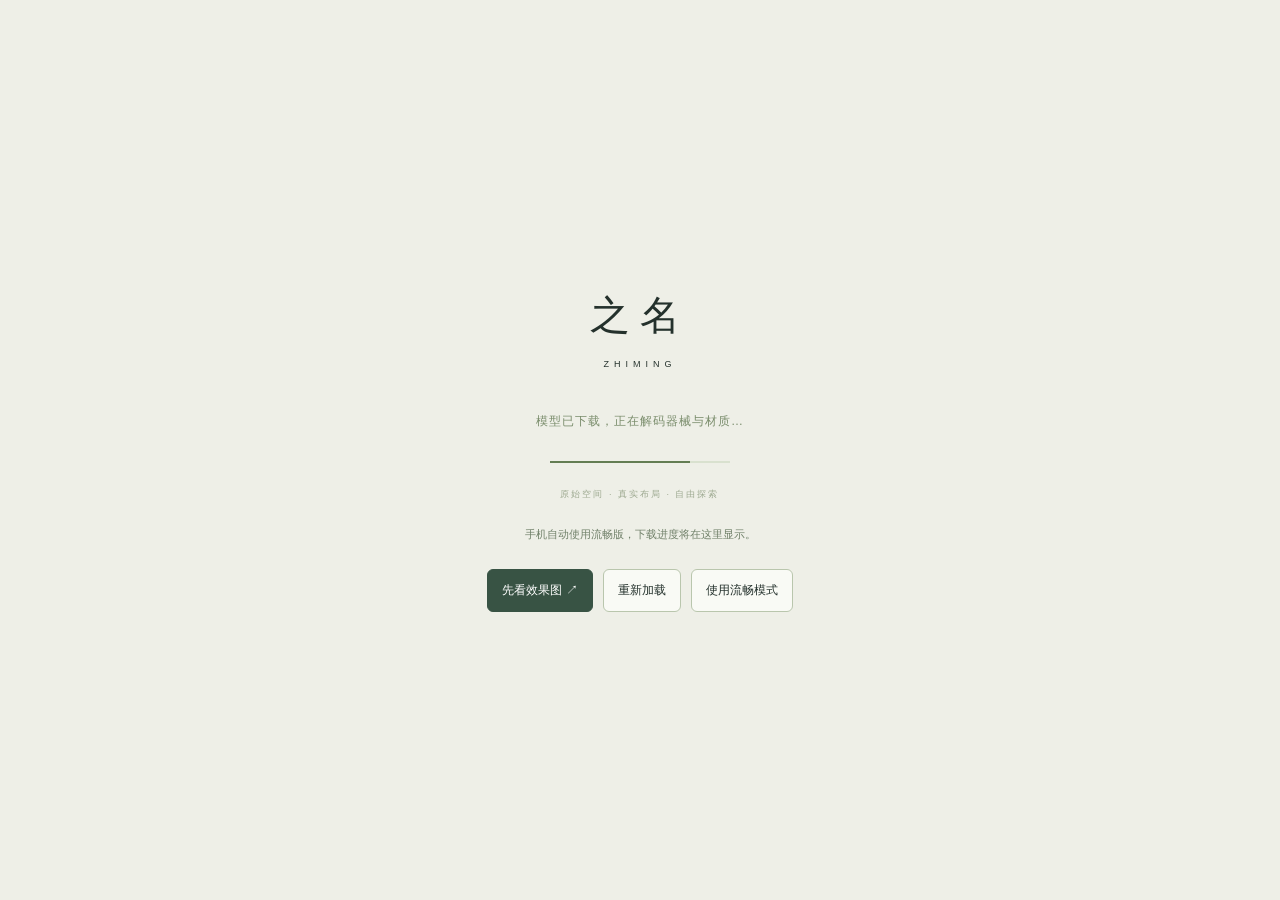
<file: index.html>
<!doctype html>
<html lang="zh-CN">
<head>
<meta charset="utf-8"><meta name="viewport" content="width=device-width, initial-scale=1, viewport-fit=cover"><meta name="theme-color" content="#f4f2ec">
<title>之名友谊店 · 空间实验室</title><meta name="description" content="探索之名健身房的真实模型、材质、光线与独立设计方案。">
<link rel="stylesheet" href="styles.css?v=20261025-mobile1">

</head>
<body>
<div id="viewport" aria-label="之名健身房三维交互视窗"></div>
<div class="loading" id="loading"><div class="loading-mark">之名<span>ZHIMING</span></div><p id="loadingText" role="status" aria-live="polite">正在打开场馆</p><div class="load-track"><i id="loadBar"></i></div><small>原始空间 · 真实布局 · 自由探索</small><p class="loading-hint" id="loadingHint">手机自动使用流畅版，下载进度将在这里显示。</p><div class="loading-actions"><a href="gallery.html">先看效果图 ↗</a><button id="retryLoad" type="button">重新加载</button><a id="liteLink" href="?quality=lite">使用流畅模式</a></div><noscript><p>请启用 JavaScript，或点击上方入口直接看效果图。</p></noscript></div>
<header class="topbar">
  <a class="brand" href="#" aria-label="回到初始视角"><span class="brand-mark">之名</span><span class="brand-desc">空间实验室<small>SPATIAL DESIGN LAB</small></span></a>
  <div class="header-center"><span class="live-dot"></span>友谊店 · 正确模型<span class="divider"></span><span id="schemeTop">B / 日光留白</span></div>
  <div class="header-actions"><button class="icon-button" id="helpBtn" aria-label="操作说明" title="操作说明">?</button><button class="text-button" id="captureBtn" aria-label="保存视图"><svg viewBox="0 0 24 24"><path d="M4 7h4l2-3h4l2 3h4v13H4z"/><circle cx="12" cy="13" r="4"/></svg><span>保存视图</span></button><button class="icon-button" id="fullscreenBtn" aria-label="全屏" title="全屏"><svg viewBox="0 0 24 24"><path d="M8 3H3v5m13-5h5v5M3 16v5h5m13-5v5h-5"/></svg></button></div>
</header>
<nav class="view-toolbar" aria-label="视角模式"><button data-mode="orbit" aria-label="环视" title="环视" class="active"><svg viewBox="0 0 24 24"><ellipse cx="12" cy="12" rx="10" ry="5"/><path d="M7 4c8 0 14 15 7 16C7 20 1 4 7 4Z"/></svg><span>环视</span></button><button data-mode="walk" aria-label="漫游" title="漫游"><svg viewBox="0 0 24 24"><circle cx="13" cy="4" r="2"/><path d="m10 20 2-6-3-4 2-3 4 2 3 4M6 14l3-4m3 4 5 6"/></svg><span>漫游</span></button><button data-mode="fly" aria-label="自由飞行" title="自由飞行"><svg viewBox="0 0 24 24"><path d="m3 12 18-8-8 18-2-9-8-1Z"/></svg><span>自由飞行</span></button><span class="tool-separator"></span><button id="planBtn" aria-label="平面图"><svg viewBox="0 0 24 24"><path d="M3 3h18v18H3zM3 10h8v11m0-11V3m0 12h10"/></svg><span>平面图</span></button><button id="overviewBtn" aria-label="鸟瞰"><svg viewBox="0 0 24 24"><path d="m12 3 10 6-10 6L2 9zm-9 11 9 6 9-6"/></svg><span>鸟瞰</span></button></nav>
<button id="panelToggle" class="panel-toggle" aria-label="打开设计面板">设计面板 <span>☷</span></button>
<aside class="inspector" id="inspector">
  <div class="panel-heading"><span>设计控制台</span><button id="closePanel" aria-label="收起设计面板">×</button></div>
  <div class="panel-tabs" role="tablist"><button data-tab="design" role="tab" aria-selected="true" class="active">方案</button><button data-tab="light" role="tab" aria-selected="false">光线</button><button data-tab="equipment" role="tab" aria-selected="false">设备</button><button data-tab="gallery" role="tab" aria-selected="false">效果图</button></div>
  <div class="panel-content" id="tab-design">
    <label class="field-label" for="qualityMode">显示精度</label><select id="qualityMode" class="quality-select"><option value="lite">流畅版 · 约 16 MB · 手机推荐</option><option value="full">完整精细版 · 约 67 MB</option></select><p class="fine-note">切换将重新加载。流畅版简化细小表面，保留布局和设备独立控制。</p><div class="section-label">01 / 空间语言</div>
    <div id="schemeCards" class="scheme-cards"></div>
    <div class="line"></div>
    <div class="section-title">表面与材质 <button id="resetMaterials" class="mini-link">还原方案</button></div>
    <label class="field-label">动线 <span id="pathLabel">灰米木纹 · 图 1</span></label><div id="pathSwatches" class="swatches"></div>
    <label class="field-label">墙面 <span id="wallLabel">随方案</span></label><div id="wallSwatches" class="swatches"></div>
    <label class="field-label">金属 <span id="metalLabel">拉丝银色</span></label><div id="metalSwatches" class="swatches"></div>
    <div class="material-note"><i class="rubber-sample"></i><span>训练区 / 黑色细颗粒橡胶<small>保留原模型地面边界</small></span></div>
    <div class="line"></div><label class="toggle-row"><span>白模研究<small>看空间、比例与光影</small></span><input id="clayToggle" type="checkbox"><i class="switch"></i></label>
    <label class="toggle-row"><span>剖开屋顶<small>便于观察内部布局</small></span><input id="roofToggle" type="checkbox"><i class="switch"></i></label><label class="toggle-row"><span>屋面与灯具提案<small>可关闭的装修设计建议</small></span><input id="roofAssemble" type="checkbox" checked><i class="switch"></i></label>
    <label class="toggle-row"><span>细腻阴影<small>增强接触层次；关闭可提高流畅度</small></span><input id="fineShadows" type="checkbox" checked><i class="switch"></i></label><div class="preset-row"><button class="secondary-button" id="savePreset">保存我的搭配</button><button class="secondary-button" id="loadPreset">读取搭配</button></div>
  </div>
  <div class="panel-content hidden" id="tab-light"><div class="section-label">02 / 塑造光的氛围</div><h2>同一空间，不同光感。</h2><p class="panel-intro">调整自然光与人工光，观察材质在真实三维表面上的变化。</p>
    <div class="light-presets"><button data-light="day" class="active">日间</button><button data-light="golden">暖阳</button><button data-light="night">夜间</button></div>
    <label class="range-label" for="sunRange">自然光<output id="sunOutput">100%</output></label><input id="sunRange" type="range" min="0" max="200" value="115">
    <label class="range-label" for="ambientRange">环境补光<output id="ambientOutput">80%</output></label><input id="ambientRange" type="range" min="0" max="180" value="80">
    <label class="range-label" for="artificialRange">室内灯光<output id="artificialOutput">65%</output></label><input id="artificialRange" type="range" min="0" max="200" value="65">
    <label class="range-label" for="temperatureRange">灯光色温<output id="temperatureOutput">3800 K</output></label><input id="temperatureRange" type="range" min="2700" max="6500" step="100" value="3800"><div class="range-ends"><span>暖光</span><span>冷光</span></div>
    <label class="range-label" for="timeRange">日照方向<output id="timeOutput">14:00</output></label><input id="timeRange" type="range" min="7" max="18" step="0.25" value="14"><div class="range-ends"><span>上午</span><span>傍晚</span></div>
    <label class="range-label" for="exposureRange">曝光<output id="exposureOutput">1.02</output></label><input id="exposureRange" type="range" min="50" max="180" value="102">
    <p class="fine-note">日照为设计演示，方向可调，未作所在地太阳轨迹或照度计算。</p>
  </div>
  <div class="panel-content hidden" id="tab-equipment"><div class="section-label">03 / 理解场馆构成</div><h2>让每个细节可探索。</h2><input class="search" id="equipmentSearch" type="search" placeholder="搜索器械名称…" aria-label="搜索器械"><div class="equipment-summary"><span id="equipmentCount">正在读取设备</span><button id="showAll" class="mini-link">全部显示</button><button id="hideAll" class="mini-link">全部隐藏</button></div><label class="toggle-row"><span>区域聚焦<small>仅显示当前探索区域的器械</small></span><input id="isolateZone" type="checkbox"><i class="switch"></i></label><div id="equipmentList" class="equipment-list"></div><p class="fine-note">器械沿用原 SU 组件与位置。可点击画面中的器械查看和定位。</p></div>
  <div class="panel-content hidden" id="tab-gallery"><div class="section-label">04 / 材质与氛围推演</div><h2>从空间到效果。</h2><p class="panel-intro">基于 SU 导出视图的独立设计讨论稿。点击大图比较材质与光感。</p><div id="renderGallery"></div><div class="gallery-note">效果图用于风格讨论；准确布局以三维模型及平面图为准。</div></div>
  <div class="panel-footer"><span class="live-dot"></span>原模型布局保留 <button class="mini-link" id="detailsBtn">模型说明 ↗</button></div>
</aside>
<section class="context-card" id="contextCard"><div class="eyebrow">THE ZHIMING EXPERIENCE <span id="zoneCounter">01 / 07</span></div><h1 id="zoneTitle">自由力量区</h1><p id="zoneSubtitle">新模型实景视角 · 日光留白</p><div class="context-actions"><button id="startWalk" class="primary-button">进入漫游 <span>↗</span></button><button id="zonesToggle" class="quiet-button">探索区域 <span>＋</span></button></div></section>
<div class="zone-dock" id="zoneDock"><div class="dock-label">选择一个区域</div><div id="zoneButtons"></div></div>
<div class="navigator"><canvas id="miniMap" width="240" height="120" aria-label="场馆位置示意，点击定位"></canvas><div class="map-label"><span>模型方向 ↑</span><button id="miniMapPlan">查看平面 ↗</button></div></div>
<div class="bottom-status"><span id="statusText">拖动环视 · 滚轮缩放 · 双击器械定位</span><span id="modelStats">正在加载友谊店模型</span></div>
<div id="touchControls" class="touch-controls hidden"><div id="joystick" class="joystick"><i id="joystickKnob"></i></div><div class="height-controls"><button id="riseBtn" aria-label="上升">↑</button><button id="lowerBtn" aria-label="下降">↓</button></div></div>
<div class="selection-card hidden" id="selectionCard"><button class="selection-close" id="selectionClose" aria-label="关闭选中器械">×</button><small>选中设备</small><strong id="selectionName"></strong><div><button id="focusSelected">定位查看</button><button id="hideSelected">隐藏设备</button></div></div>
<div class="toast" id="toast" role="status"></div>
<dialog id="helpDialog"><button class="dialog-close" data-close aria-label="关闭">×</button><div class="section-label">探索指南</div><h2>把视角交给你。</h2><div class="help-grid"><div><b>环视模式</b><p>拖动旋转，滚轮缩放。右键拖动平移。</p></div><div><b>漫游 / 自由飞行</b><p>拖动画面转头，W A S D / 方向键移动，Shift 加速。飞行时 Q / E 升降。</p></div><div><b>触屏设备</b><p>环视时单指旋转、双指缩放。漫游时左侧摇杆移动，右侧画面转头。</p></div><div><b>探索器械</b><p>点击选中，双击定位。通过设备列表单独显示、隐藏。</p></div></div><p class="fine-note">漫游保持视点高度，自由飞行可穿越空间。此版未配置碰撞阻挡。</p><button class="primary-button" data-close>开始探索 ↗</button></dialog>
<dialog id="detailsDialog"><button class="dialog-close" data-close aria-label="关闭">×</button><div class="section-label">模型依据</div><h2>以你的场馆为起点。</h2><p id="modelDetails"></p><p>网站使用原生模型导出的几何数据。材质、灯光、可见性只在展示中切换。设计效果图是讨论稿，未确认的装修细节仍待核对。</p><p class="fine-note">器械外形精度沿用新上传的 SU 原生组件，不等同于品牌设备的生产级模型。</p></dialog>
<dialog id="renderDialog" class="render-dialog"><button class="dialog-close" data-close aria-label="关闭">×</button><img id="largeRender" alt="设计方案效果讨论稿"><p id="renderCaption"></p></dialog>
<script src="boot.js?v=20261025-mobile1"></script>
</body></html>
</file>
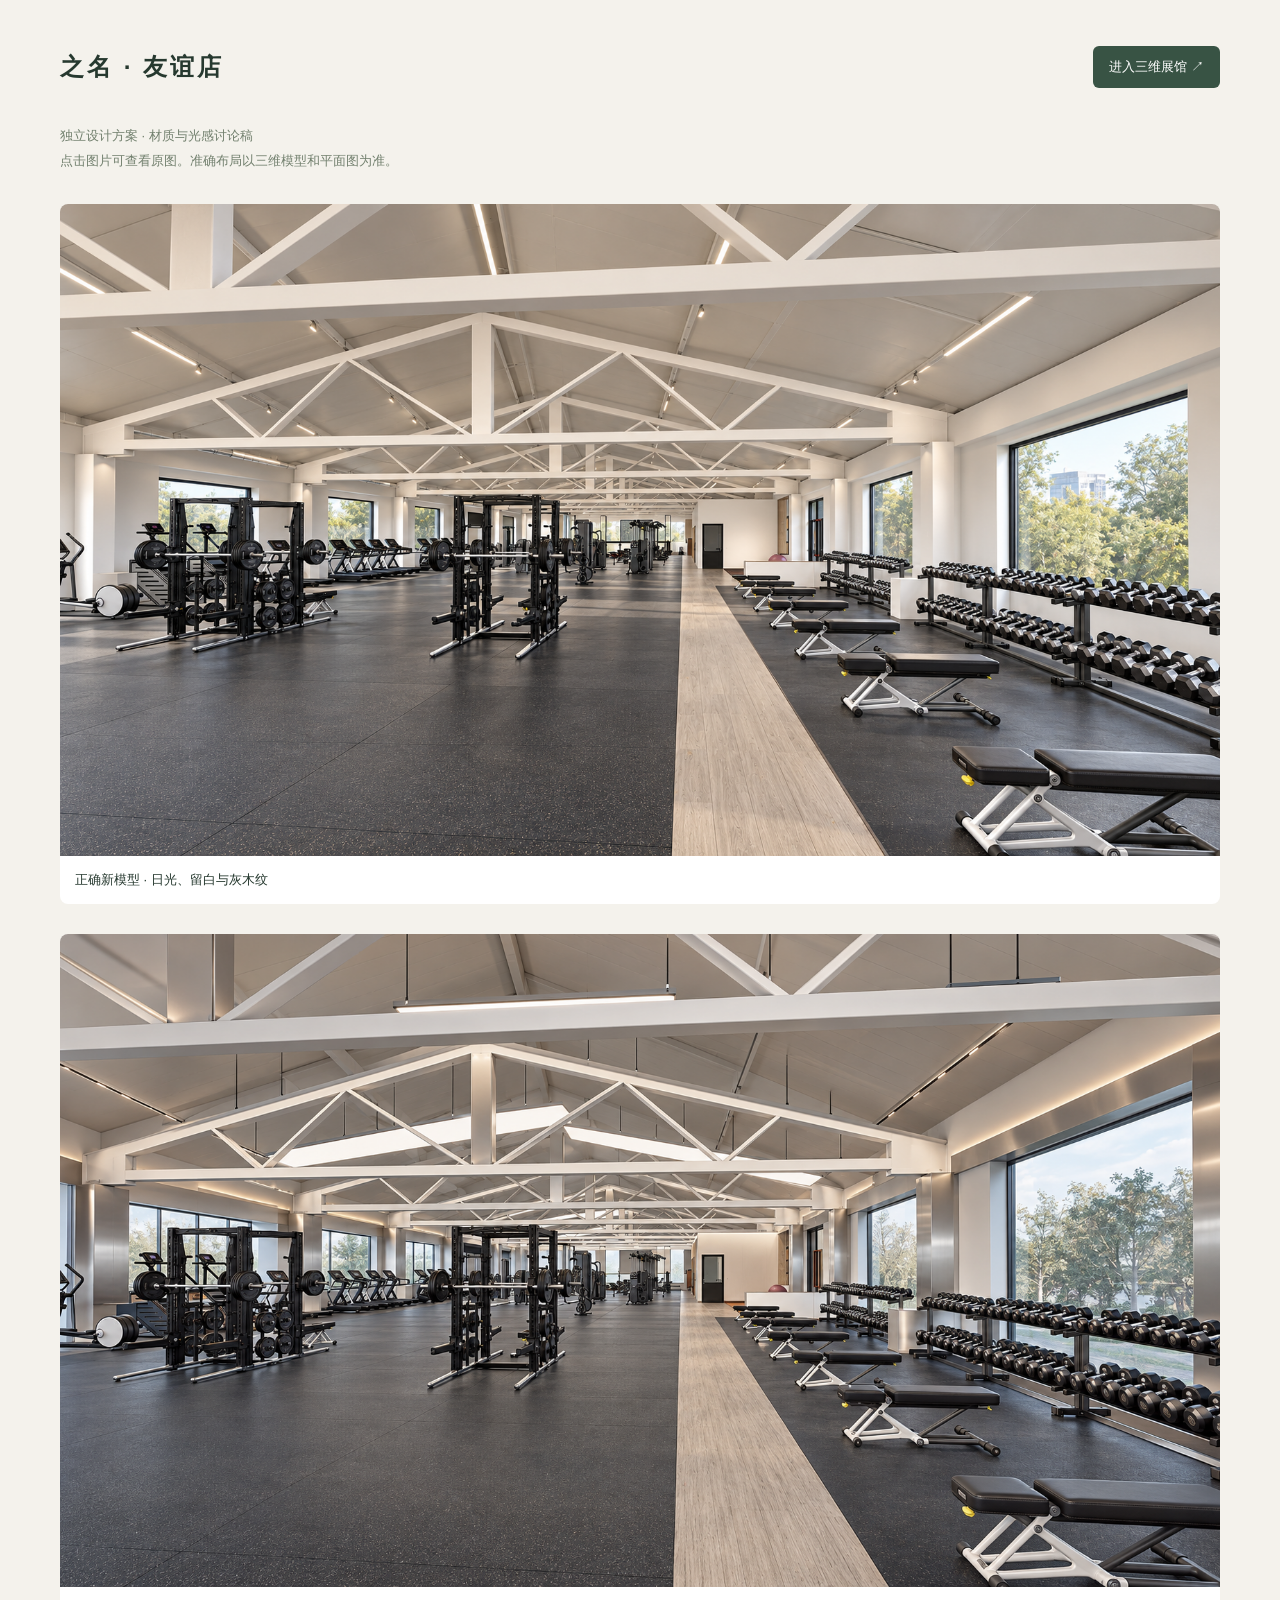
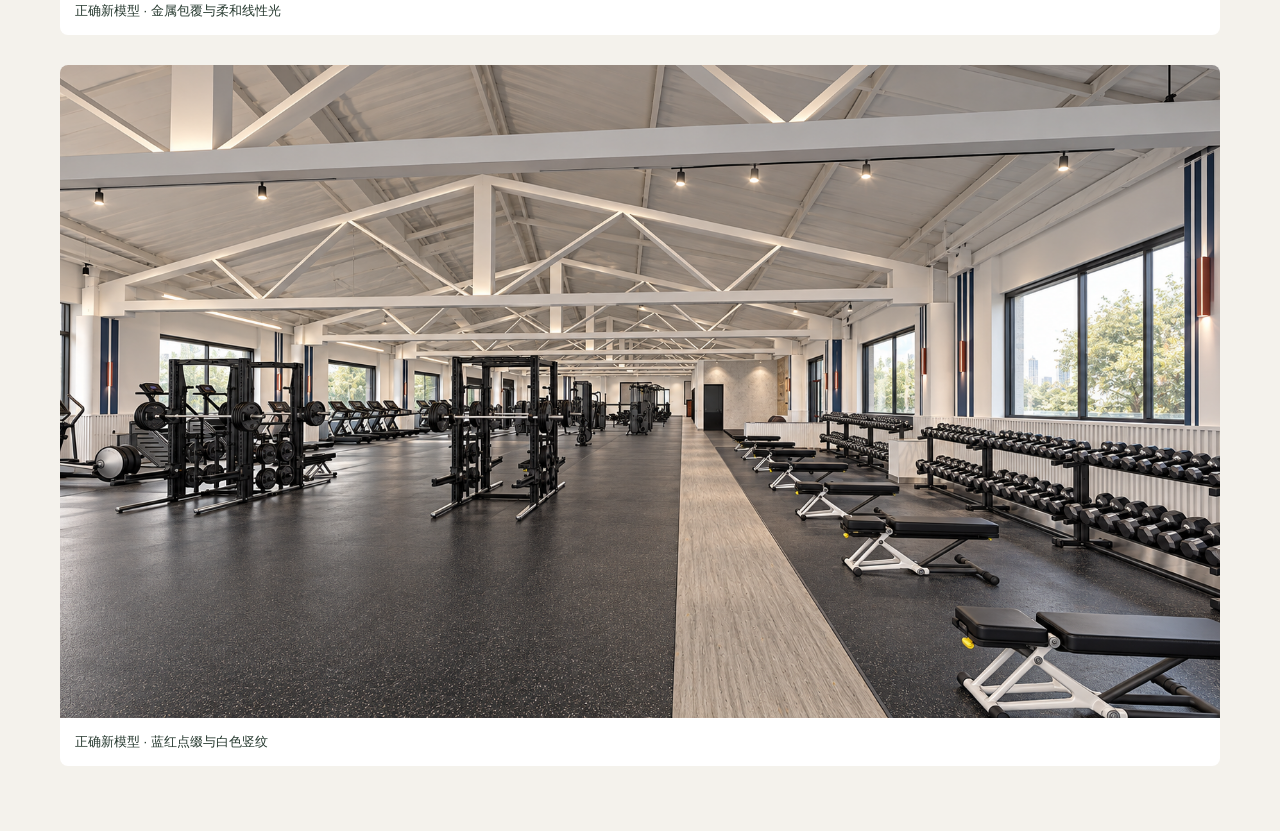
<file: gallery.html>
<!doctype html><html lang="zh-CN"><head><meta charset="utf-8"><meta name="viewport" content="width=device-width,initial-scale=1"><title>之名友谊店 · 效果图</title><style>*{box-sizing:border-box}body{margin:0;background:#f4f2ec;color:#26392f;font-family:"PingFang SC","Microsoft YaHei",sans-serif}main{max-width:1200px;margin:auto;padding:35px 20px}header{display:flex;justify-content:space-between;gap:20px;align-items:center;margin-bottom:25px}h1{font-size:24px;letter-spacing:3px}a{color:inherit}header a{background:#385344;color:white;padding:12px 16px;border-radius:6px;text-decoration:none;font-size:13px}p{color:#72806e;font-size:13px;line-height:1.9}figure{margin:30px 0;background:#fff;border-radius:8px;overflow:hidden}img{display:block;width:100%;height:auto;background:#e2e6dc}figcaption{padding:15px;font-size:13px}@media(max-width:600px){header{align-items:flex-start}h1{font-size:20px;margin:4px 0}header a{font-size:11px;white-space:nowrap;padding:10px}main{padding:28px 14px}}</style></head><body><main><header><h1>之名 · 友谊店</h1><a href="./?quality=lite&v=20261025-mobile1">进入三维展馆 ↗</a></header><p>独立设计方案 · 材质与光感讨论稿<br>点击图片可查看原图。准确布局以三维模型和平面图为准。</p><figure><a href="assets/render-daylight.png"><img src="assets/render-daylight.png" alt="正确新模型 · 日光、留白与灰木纹" loading="lazy" width="1672" height="941"></a><figcaption>正确新模型 · 日光、留白与灰木纹</figcaption></figure><figure><a href="assets/render-silver.png"><img src="assets/render-silver.png" alt="正确新模型 · 金属包覆与柔和线性光" loading="lazy" width="1672" height="941"></a><figcaption>正确新模型 · 金属包覆与柔和线性光</figcaption></figure><figure><a href="assets/render-athletic.png"><img src="assets/render-athletic.png" alt="正确新模型 · 蓝红点缀与白色竖纹" loading="lazy" width="1672" height="941"></a><figcaption>正确新模型 · 蓝红点缀与白色竖纹</figcaption></figure></main></body></html>
</file>
<file: styles.css>
:root{--ink:#24312c;--muted:#778079;--paper:#f5f3ed;--panel:rgba(250,249,245,.96);--line:#dedfd7;--green:#385344;--accent:#ccd6bd;--shadow:0 12px 55px #1d2d2719;font-family:Inter,"PingFang SC","Hiragino Sans GB","Microsoft YaHei",sans-serif;color:var(--ink);font-synthesis:none}*{box-sizing:border-box}body{margin:0;overflow:hidden;background:#e5e7df;font-size:13px}button,a,input{-webkit-tap-highlight-color:transparent}button{font:inherit;color:inherit;cursor:pointer;border:0;background:none}button:focus-visible,a:focus-visible,input:focus-visible{outline:2px solid #52725b;outline-offset:3px}button{transition:background .18s,color .18s,transform .18s}button:hover{color:#1d5b39}button:disabled{cursor:default;opacity:.5}svg{width:20px;height:20px;fill:none;stroke:currentColor;stroke-width:1.4;stroke-linecap:round;stroke-linejoin:round}a{color:inherit;text-decoration:none}#viewport{position:absolute;inset:0}#viewport canvas{width:100%;height:100%;display:block;outline:none;touch-action:none}.topbar{position:absolute;left:0;right:0;top:0;height:80px;display:flex;align-items:center;justify-content:space-between;padding:0 30px;background:linear-gradient(180deg,#f6f5f1fa,#f6f5f1ec);border-bottom:1px solid #d8ddd4b3;z-index:20;gap:20px}.brand{display:flex;align-items:center;gap:18px;flex-shrink:0}.brand-mark{font-size:27px;letter-spacing:4px;font-weight:750}.brand-desc{padding-left:17px;border-left:1px solid #b9c2b5;font-weight:500;font-size:13px;letter-spacing:2px}.brand-desc small{display:block;font-size:8px;letter-spacing:1.6px;color:var(--muted);margin-top:5px}.header-center{display:flex;align-items:center;gap:9px;font-size:11px;color:#626e66;letter-spacing:.5px}.live-dot{display:inline-block;width:5px;height:5px;background:#6d8b57;border-radius:50%;flex-shrink:0}.divider{height:12px;border-left:1px solid #bcc4b9;margin:0 7px}.header-actions{display:flex;gap:15px;align-items:center}.icon-button{width:30px;height:30px;display:grid;place-items:center;font-size:16px}.text-button{display:flex;align-items:center;gap:8px;font-size:11px}.view-toolbar{position:absolute;left:30px;top:104px;background:var(--panel);box-shadow:var(--shadow);border:1px solid #d7ddd1;border-radius:8px;display:flex;align-items:center;padding:5px;gap:3px;z-index:5}.view-toolbar button{height:38px;display:flex;align-items:center;gap:7px;padding:0 12px;border-radius:5px;font-size:11px}.view-toolbar button.active{background:var(--green);color:white}.tool-separator{height:22px;border-left:1px solid #e1e3db;margin:0 3px}.inspector{position:absolute;right:24px;top:103px;width:296px;bottom:53px;background:var(--panel);border:1px solid #d6dcd0;border-radius:10px;box-shadow:var(--shadow);display:flex;flex-direction:column;z-index:10;overflow:hidden;backdrop-filter:blur(15px)}.panel-heading{display:flex;align-items:center;justify-content:space-between;height:46px;padding:0 20px;font-size:11px;letter-spacing:2px;color:#778174;border-bottom:1px solid #e5e5dc}.panel-heading button{font-size:22px;color:#7c857a;width:26px;line-height:1}.panel-tabs{display:flex;padding:0 14px;border-bottom:1px solid var(--line);flex-shrink:0}.panel-tabs button{padding:16px 8px 13px;flex:1;font-size:12px;position:relative;color:#879184}.panel-tabs button.active{color:#2e4937;font-weight:600}.panel-tabs button.active:after{content:"";position:absolute;bottom:-1px;left:16px;right:16px;height:2px;background:#49694c}.panel-content{overflow:auto;padding:23px 20px 20px;flex:1;scrollbar-width:thin;scrollbar-color:#ced6c8 transparent}.section-label{font-size:9px;letter-spacing:2px;color:#7c8978;margin-bottom:15px}.scheme-cards{display:flex;flex-direction:column;gap:9px}.scheme-card{display:block;width:100%;text-align:left;padding:13px 12px;border:1px solid #dbe0d5;border-radius:6px;position:relative;background:#fbfbf7}.scheme-card.active{border-color:#627b5d;background:#edf0e7}.scheme-card.active:after{content:"✓";position:absolute;right:12px;top:13px;font-size:11px;color:#4a6746}.scheme-row{display:flex;align-items:baseline;gap:10px}.scheme-code{font-family:Georgia,serif;font-size:19px;color:#6f8264}.scheme-name{font-size:13px;font-weight:600;letter-spacing:.8px}.scheme-subtitle{font-size:9px;color:#8c9587;margin:7px 0 10px}.palette{display:flex;gap:5px}.palette i{width:23px;height:5px;border-radius:1px;border:1px solid #00000008}.line{height:1px;background:var(--line);margin:22px 0}.section-title{font-size:12px;font-weight:600;display:flex;justify-content:space-between;align-items:center;margin-bottom:18px}.mini-link{font-size:10px;color:#76846c;padding:0;font-weight:400;white-space:nowrap}.mini-link:hover{color:#294a2f;text-decoration:underline}.field-label{display:flex;justify-content:space-between;font-size:11px;margin:16px 0 10px}.field-label span{font-size:9px;color:#92998d}.swatches{display:flex;gap:9px}.swatch{width:36px;height:36px;border:3px solid #f6f7f1;outline:1px solid #d8dcd1;border-radius:50%;position:relative;box-shadow:inset 0 1px 4px #00000018}.swatch.active{outline:2px solid #65805b}.swatch.active:after{content:"";position:absolute;width:5px;height:5px;background:#f8faf4;bottom:3px;right:3px;box-shadow:0 1px 3px #0004;border-radius:50%}.material-note{display:flex;align-items:center;gap:10px;margin-top:20px;color:#626f5b;font-size:10px}.material-note small{display:block;font-size:9px;color:#90988a;margin-top:5px}.rubber-sample{width:27px;height:27px;border-radius:50%;background-color:#1a201e;background-image:radial-gradient(#858b8077 .5px,transparent .7px);background-size:3px 3px}.toggle-row{display:flex;position:relative;align-items:center;justify-content:space-between;font-size:11px;margin:18px 0;cursor:pointer}.toggle-row small{display:block;color:#92998c;font-size:9px;margin-top:5px}.toggle-row input{position:absolute;right:0;opacity:0}.switch{height:18px;width:32px;background:#d7dccf;border-radius:15px;position:relative;transition:background .2s}.switch:after{content:"";position:absolute;background:#fcfcf7;border-radius:50%;width:12px;height:12px;left:3px;top:3px;transition:transform .2s}.toggle-row input:checked+.switch{background:#547249}.toggle-row input:checked+.switch:after{transform:translateX(14px)}.toggle-row input:focus-visible+.switch{outline:2px solid #52725b;outline-offset:3px}.preset-row{display:flex;gap:8px;margin-top:24px}.secondary-button{border:1px solid #d0d8c7;border-radius:4px;font-size:10px;padding:10px 6px;flex:1;background:#f7f8f1}.secondary-button:hover{background:#e4eadb}.panel-footer{display:flex;align-items:center;gap:7px;padding:14px 16px;border-top:1px solid var(--line);font-size:9px;color:#85917b;flex-shrink:0}.panel-footer button{margin-left:auto}.context-card{position:absolute;left:31px;bottom:101px;max-width:460px;padding:23px 27px 24px;background:#f8f7f1e8;backdrop-filter:blur(15px);border:1px solid #f8faf3;border-radius:7px;box-shadow:var(--shadow);z-index:4}.eyebrow{font-size:8px;letter-spacing:2.1px;color:#7c8e72;display:flex;gap:32px;justify-content:space-between}.eyebrow span{color:#99a48f;font-size:8px;letter-spacing:1px}h1{font-size:25px;letter-spacing:1.2px;font-weight:450;line-height:1.4;margin:14px 0 9px}h2{font-weight:500;line-height:1.6;font-size:18px;letter-spacing:.3px;margin:5px 0 13px}.context-card p{font-size:11px;letter-spacing:.8px;color:#8b9483;line-height:1.6;margin:0 0 23px}.context-actions{display:flex;align-items:center;gap:20px}.primary-button{background:var(--green);color:#fff;padding:12px 17px;border-radius:3px;display:flex;align-items:center;justify-content:space-between;gap:28px;font-size:11px;letter-spacing:.8px}.primary-button:hover{background:#294432;color:#fff}.quiet-button{font-size:11px;display:flex;gap:17px;align-items:center}.navigator{position:absolute;bottom:101px;right:340px;width:164px;box-shadow:var(--shadow);padding:12px;background:#f8f7f1ee;border:1px solid #f4f6ef;border-radius:5px;z-index:4}.navigator canvas{width:140px;height:70px;display:block;cursor:crosshair}.map-label{display:flex;align-items:center;justify-content:space-between;margin-top:6px;font-size:8px;color:#89967c}.map-label button{font-size:8px}.bottom-status{position:absolute;bottom:0;height:35px;left:0;right:0;display:flex;align-items:center;justify-content:space-between;padding:0 30px;background:#f6f6eeed;border-top:1px solid #e2e4d9;color:#87917e;font-size:9px;letter-spacing:.5px;z-index:6}.zone-dock{position:absolute;left:30px;bottom:48px;z-index:6;background:#f6f7f0f5;padding:13px 17px;box-shadow:var(--shadow);border:1px solid #d7dfce;border-radius:7px;display:none;max-width:calc(100% - 375px)}.zone-dock.open{display:block}.dock-label{font-size:9px;color:#87977b;letter-spacing:1px;margin-bottom:10px}.zone-dock #zoneButtons{display:flex;gap:8px;overflow:auto;scrollbar-width:thin}.zone-button{padding:9px 12px;border:1px solid #dce2d3;border-radius:3px;font-size:10px;white-space:nowrap;display:flex;gap:8px;align-items:center}.zone-button.active{background:#3e5946;color:white;border-color:#3e5946}.zone-button small{font-size:8px;opacity:.5}.panel-toggle{position:absolute;right:28px;top:106px;z-index:8;padding:13px 17px;background:#f9f9f2;border:1px solid #d5ddce;border-radius:6px;display:none;font-size:11px;box-shadow:var(--shadow)}.panel-toggle span{margin-left:15px;font-size:17px}.inspector.collapsed{display:none}.panel-toggle.visible{display:block}.panel-intro{font-size:11px;line-height:1.8;color:#89947f;margin-bottom:22px}.range-label{display:flex;justify-content:space-between;font-size:11px;margin:24px 0 10px}.range-label output{font-size:10px;color:#809172;font-variant-numeric:tabular-nums}input[type=range]{width:100%;height:3px;appearance:none;background:#d7dfcd;outline:none;accent-color:#55754a;display:block;margin:14px 0}input[type=range]::-webkit-slider-thumb{appearance:none;width:13px;height:13px;background:#566f4e;border:3px solid #f2f5ec;border-radius:50%;box-shadow:0 0 0 1px #79916e;cursor:pointer}.range-ends{display:flex;justify-content:space-between;font-size:8px;color:#a0aa96}.light-presets{display:flex;gap:6px}.light-presets button{border:1px solid #d5ddce;flex:1;padding:10px;border-radius:4px;font-size:10px}.light-presets button.active{background:#e0e8d7;border-color:#8b9e7b}.fine-note{font-size:10px;line-height:1.8;color:#98a08e;margin:22px 0 5px}.search{width:100%;border:1px solid #d5ddcc;border-radius:4px;padding:11px 12px;font:inherit;font-size:11px;background:#fffefa;color:#42553a;margin:6px 0 13px}.search::placeholder{color:#9aa68e}.equipment-summary{display:flex;gap:10px;align-items:center;margin:1px 0 12px;font-size:9px;color:#89957d}.equipment-summary span{margin-right:auto}.equipment-list{display:flex;flex-direction:column;gap:1px}.equipment-row{display:flex;align-items:center;padding:10px 0;border-bottom:1px solid #e4e8dc;gap:8px}.equipment-row .device-focus{flex:1;text-align:left;min-width:0;font-size:10px;line-height:1.6}.equipment-row small{display:block;color:#9ba58f;font-size:8px}.device-visibility{font-size:13px;width:26px;height:26px;padding:4px;color:#6f825f}.device-visibility.off{opacity:.35}.device-visibility svg{width:16px;height:16px}.equipment-row.selected{background:#e8eedf}.gallery-item{width:100%;border:1px solid #d7dece;margin-bottom:14px;text-align:left;border-radius:5px;overflow:hidden;padding:0;background:#fffefa}.gallery-item img{display:block;width:100%;height:140px;object-fit:cover}.gallery-item strong{display:block;font-size:12px;padding:12px 12px 6px;font-weight:500}.gallery-item small{display:block;font-size:9px;line-height:1.6;padding:0 12px 14px;color:#929d84}.gallery-note{font-size:10px;color:#929e85;line-height:1.8;padding:13px;background:#e9eddf;border-radius:4px}.hidden{display:none!important}.toast{position:absolute;left:50%;bottom:58px;transform:translate(-50%,15px);background:#263f31ed;padding:12px 22px;border-radius:5px;color:#f8fbf4;font-size:11px;opacity:0;pointer-events:none;transition:.25s;z-index:40;max-width:90%;white-space:nowrap}.toast.show{opacity:1;transform:translate(-50%,0)}.selection-card{position:absolute;left:50%;top:104px;transform:translateX(-50%);background:#f7f8f0f5;border:1px solid #d2deca;box-shadow:var(--shadow);border-radius:6px;z-index:10;padding:15px 22px;min-width:220px}.selection-card small{font-size:9px;color:#8b9b7c}.selection-card strong{display:block;font-size:13px;font-weight:500;margin:8px 18px 12px 0}.selection-card div{display:flex;gap:15px}.selection-card div button{font-size:10px;color:#617c51;text-decoration:underline}.selection-close{position:absolute;right:6px;top:5px;font-size:19px;color:#8a9a79}.loading{position:absolute;inset:0;display:flex;flex-direction:column;align-items:center;justify-content:center;background:#eeefe7;z-index:100;transition:opacity .6s;}.loading.loaded{opacity:0;pointer-events:none}.loading-mark{font-size:40px;letter-spacing:10px;font-weight:500;text-align:center}.loading-mark span{display:block;font-size:9px;letter-spacing:5px;margin:16px 0 30px}.loading p{color:#7a8d6c;font-size:12px;letter-spacing:1px}.load-track{height:2px;width:180px;background:#d9e1cf;margin:16px 0 25px}.load-track i{display:block;height:100%;width:3%;background:#637d53;transition:width .3s}.loading small{font-size:9px;letter-spacing:2px;color:#9da990}dialog{max-width:650px;width:calc(100% - 40px);padding:38px;border:1px solid #d0d8c6;border-radius:10px;background:#f7f8f0;color:var(--ink);box-shadow:0 20px 100px #15251a55}dialog::backdrop{background:#1a271b66;backdrop-filter:blur(7px)}dialog p{font-size:12px;color:#7d8d6f;line-height:1.9}.dialog-close{position:absolute;right:15px;top:11px;font-size:25px;color:#879a76;width:30px;height:30px}.help-grid{display:grid;grid-template-columns:1fr 1fr;gap:20px 30px;margin:28px 0}.help-grid b{font-size:12px;font-weight:600}.help-grid p{font-size:11px;margin:9px 0;color:#849578}.render-dialog{max-width:1400px;padding:36px 20px 10px}.render-dialog img{display:block;max-width:100%;max-height:76vh;margin:auto}.render-dialog p{text-align:center;font-size:11px}.touch-controls{position:absolute;left:30px;right:350px;bottom:65px;pointer-events:none;display:flex;justify-content:space-between;align-items:center;z-index:7}.joystick{height:100px;width:100px;border-radius:50%;background:#f5f8eccc;border:1px solid #a7b99a88;position:relative;pointer-events:auto;touch-action:none}.joystick i{position:absolute;width:38px;height:38px;top:30px;left:30px;border-radius:50%;background:#48643bc9;box-shadow:0 2px 6px #1b38132a}.height-controls{display:flex;gap:8px;pointer-events:auto}.height-controls button{width:38px;height:38px;border-radius:50%;background:#eff5e6dd;border:1px solid #bac9ac;font-size:18px;touch-action:none}body.walking .context-card{opacity:0;pointer-events:none}body.walking .navigator{bottom:197px}body.walking .zone-dock{bottom:48px}body.plan-mode .context-card{display:none}body.plan-mode .navigator{display:none}
@media(min-width:1600px){.inspector{width:320px;right:32px}.navigator{right:374px}.topbar{height:86px;padding:0 38px}.view-toolbar{top:112px;left:38px}.inspector{top:112px;bottom:63px}.context-card{left:38px;bottom:114px;padding:28px 32px}h1{font-size:28px}.panel-content{padding:24px}.scheme-card{padding:16px}.scheme-subtitle{font-size:10px}.field-label{margin-top:20px}.swatch{width:40px;height:40px}}
@media(max-width:1100px){.header-center{display:none}.topbar{padding:0 22px}.view-toolbar{left:22px}.view-toolbar button{padding:0 9px}.inspector{width:275px;right:18px}.context-card{left:22px;max-width:365px;padding:20px 23px}h1{font-size:23px}.navigator{right:313px;width:140px;padding:10px}.navigator canvas{width:120px;height:60px}.zone-dock{max-width:calc(100% - 330px);left:22px}.touch-controls{right:310px}}
@media(max-width:800px){.topbar{height:65px;padding:0 16px}.brand-mark{font-size:23px}.brand{gap:12px}.brand-desc{font-size:11px;letter-spacing:1px;padding-left:12px}.brand-desc small{font-size:6px;letter-spacing:1px}.header-actions{gap:7px}.text-button span{display:none}.view-toolbar{top:79px;left:14px;right:auto;padding:4px}.view-toolbar button{padding:0 9px;height:33px;font-size:10px;gap:5px}.view-toolbar svg{width:16px;height:16px}.view-toolbar button[data-mode=fly] span{display:none}.tool-separator{margin:0}.inspector{top:127px;bottom:52px;right:14px;width:285px}.panel-toggle{top:80px;right:14px;padding:10px;font-size:10px;box-shadow:none}.panel-toggle span{display:none}.context-card{left:14px;bottom:80px;max-width:calc(100% - 28px);padding:20px 22px}.context-card h1{font-size:22px}.context-card p{font-size:10px;letter-spacing:.3px;margin-bottom:20px}.eyebrow{font-size:7px;letter-spacing:1.4px;gap:25px}.navigator{right:14px;bottom:310px;width:126px;padding:8px;background:#f5f8edef}.navigator canvas{width:110px;height:55px}.map-label{font-size:7px}.map-label button{font-size:7px}.bottom-status{padding:0 14px;font-size:8px;height:35px;justify-content:center}.bottom-status #modelStats{display:none}.zone-dock{left:14px;right:14px;max-width:none;bottom:48px}.zone-dock.open~.navigator{display:none}.touch-controls{left:25px;right:25px;bottom:84px}.selection-card{top:135px;left:14px;transform:none;min-width:200px}.help-grid{grid-template-columns:1fr;gap:15px}dialog{padding:30px 25px;max-height:90vh}.help-grid p{margin:5px 0}.toast{font-size:10px;padding:10px 13px;white-space:normal;text-align:center;line-height:1.6}body.walking .navigator{bottom:205px}.panel-content{padding:20px}.panel-footer{padding:12px 15px}}
@media(max-height:740px) and (min-width:801px){.topbar{height:66px}.view-toolbar,.inspector{top:86px}.context-card{bottom:84px}.inspector{bottom:47px}.panel-heading{height:36px}.panel-tabs button{padding:12px 8px}.scheme-card{padding:10px}.scheme-subtitle{margin:6px 0}.section-label{margin-bottom:12px}.line{margin:17px 0}.context-card{padding:20px 23px}}
@media(prefers-reduced-motion:reduce){*{scroll-behavior:auto!important;transition:none!important}}
@media(max-width:600px){.view-toolbar{gap:2px}.view-toolbar button{width:36px;height:33px;padding:0;justify-content:center}.view-toolbar button span{display:none!important}.view-toolbar button svg{width:18px;height:18px}.view-toolbar .tool-separator{margin:0 2px}.panel-toggle{height:43px;display:none;align-items:center;justify-content:center;max-width:73px;padding:9px;font-size:10px}.panel-toggle.visible{display:flex}.context-card{padding:15px 18px;bottom:63px;min-width:260px;max-width:calc(100% - 28px)}.context-card .eyebrow{font-size:6px;letter-spacing:1.2px}.context-card .eyebrow span{font-size:7px}.context-card h1{font-size:20px;margin:10px 0 5px;line-height:1.3}.context-card p{font-size:9px;margin-bottom:12px;max-width:270px;white-space:nowrap;overflow:hidden;text-overflow:ellipsis}.context-card .primary-button{padding:10px 12px;font-size:10px;gap:20px}.context-card .quiet-button{font-size:10px}.context-actions{gap:18px}.navigator{width:112px;bottom:232px;padding:7px}.navigator canvas{width:96px;height:48px}.map-label{margin-top:4px}.map-label button{font-size:6px}.brand-desc{font-size:10px}.brand-mark{font-size:21px}.brand{gap:9px}.brand-desc{padding-left:9px}.header-actions{gap:3px}.icon-button{width:26px}.topbar{gap:8px}.text-button{padding:0 5px}.selection-card{top:128px;left:14px}.zone-dock{bottom:46px}.touch-controls{bottom:68px}.panel-tabs button{font-size:11px}}
@media(max-height:650px) and (max-width:600px){.navigator{display:none}.context-card{padding:12px 16px}.context-card .eyebrow{display:none}.context-card h1{font-size:18px;margin-top:0}.context-card p{margin-bottom:10px}.inspector{top:127px;bottom:44px}.touch-controls{bottom:56px}.joystick{width:90px;height:90px}.joystick i{left:25px;top:25px}}

@media(max-width:600px){.view-toolbar button{height:44px;width:40px;flex-direction:column;gap:2px}.view-toolbar button span{display:block!important;font-size:8px;line-height:11px;white-space:nowrap}.view-toolbar button svg{width:16px;height:16px}.panel-toggle{height:54px}.view-toolbar{max-width:calc(100% - 110px)}}

.loading{padding:24px;text-align:center}.loading #loadingText{line-height:1.8;max-width:440px}.loading .loading-hint{font-size:11px;letter-spacing:0;line-height:1.8;max-width:320px;margin:24px 0 8px;color:#71816a}.loading-actions{display:flex;flex-wrap:wrap;justify-content:center;gap:10px;margin-top:16px}.loading-actions a,.loading-actions button{border:1px solid #b9c6ad;border-radius:6px;padding:12px 14px;font-size:12px;background:#f9faf5}.loading-actions a:first-child{background:#385344;color:#fff;border-color:#385344}.loading.failed .load-track{background:#d7c7bd}.loading.failed .load-track i{background:#9b6955}.quality-select{width:100%;padding:11px 8px;border:1px solid #cdd6c3;border-radius:5px;background:#f7f8f1;color:#385344;font:inherit;font-size:12px}.loading.loaded{visibility:hidden;transition:opacity .6s,visibility 0s .6s}
</file>
